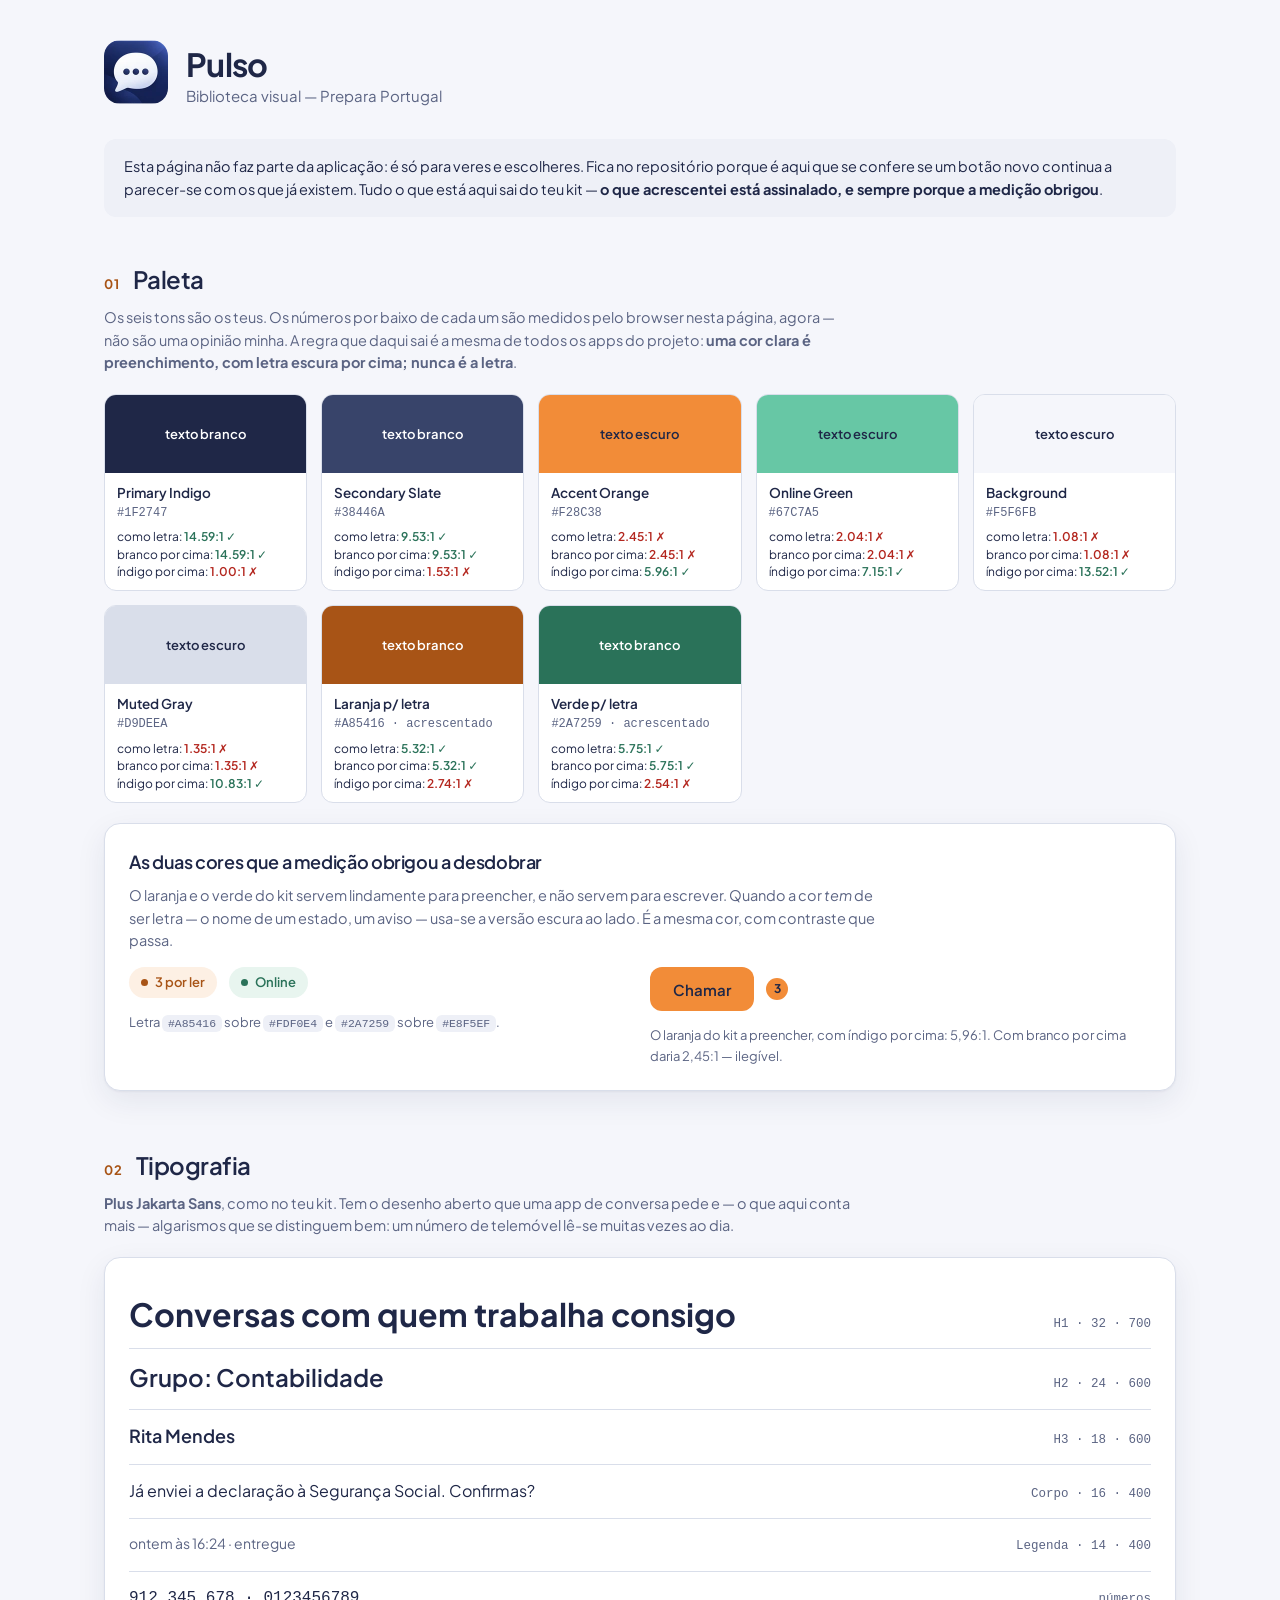
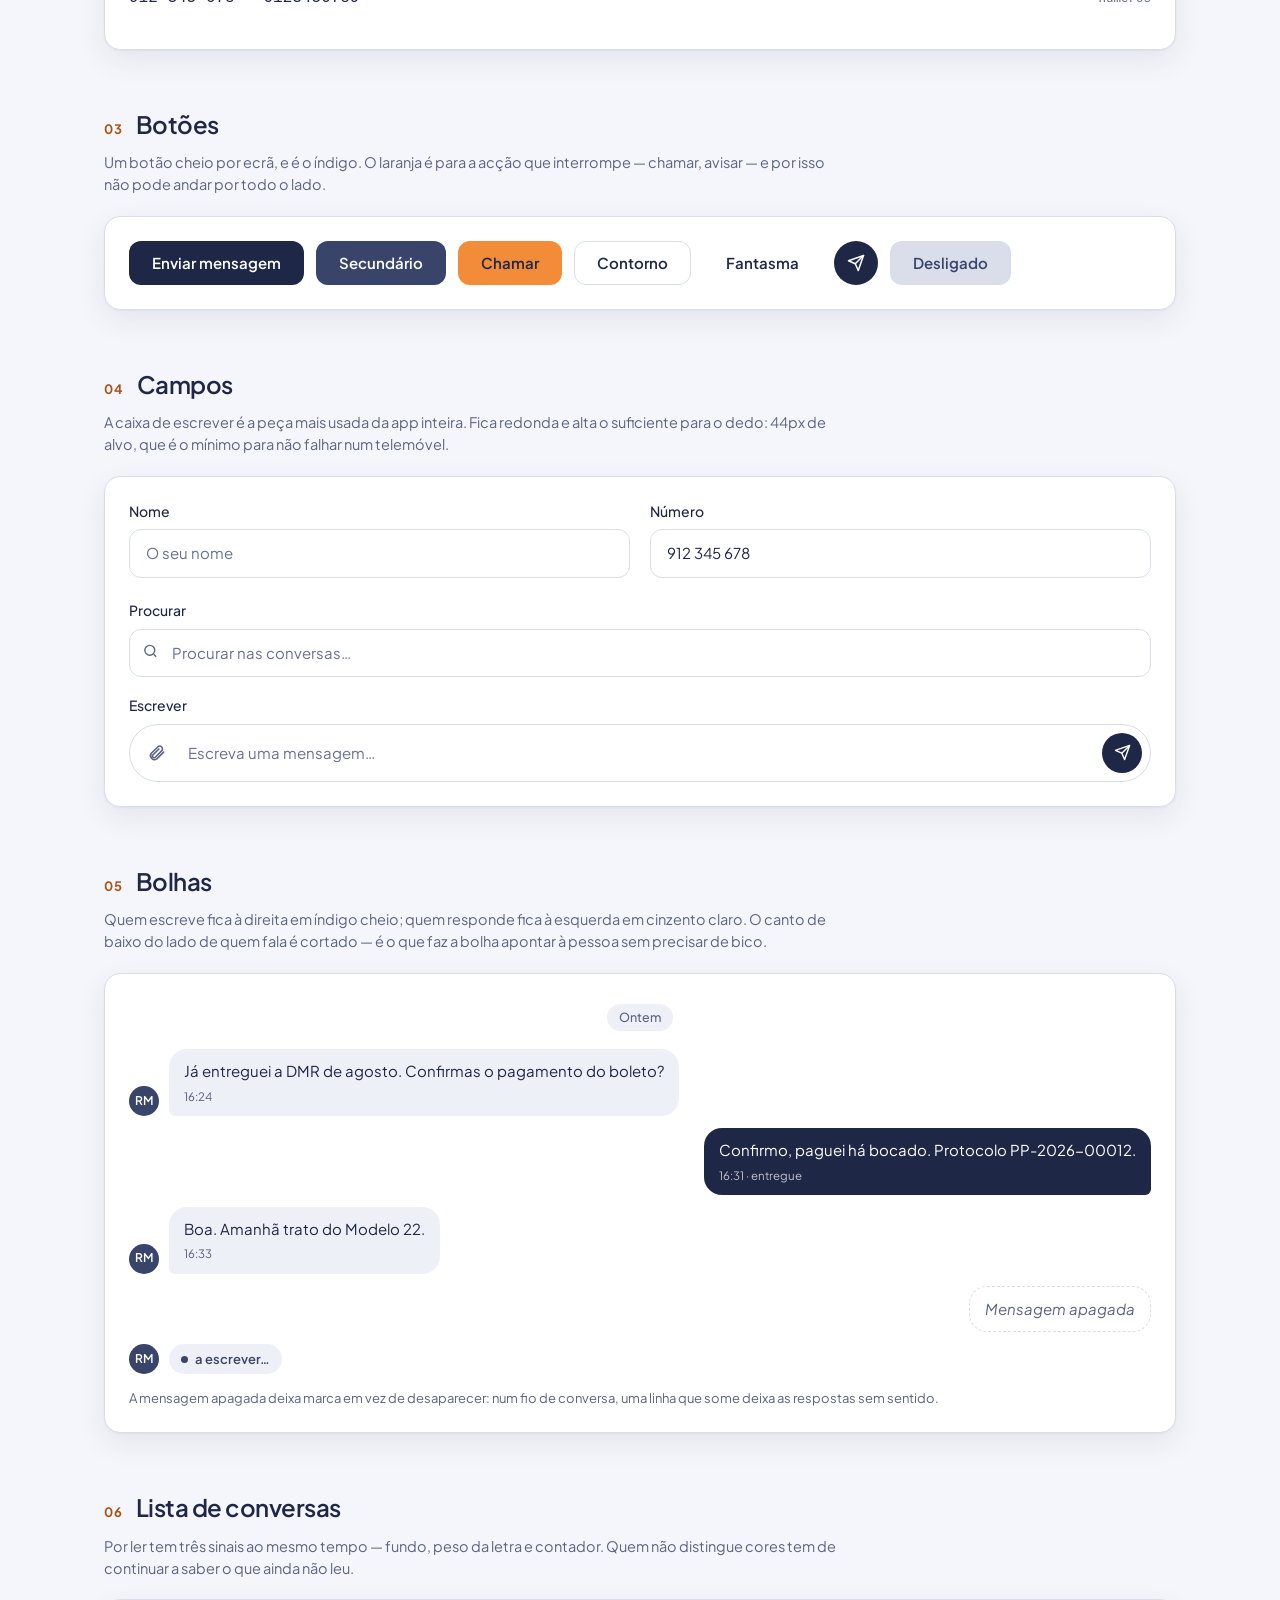
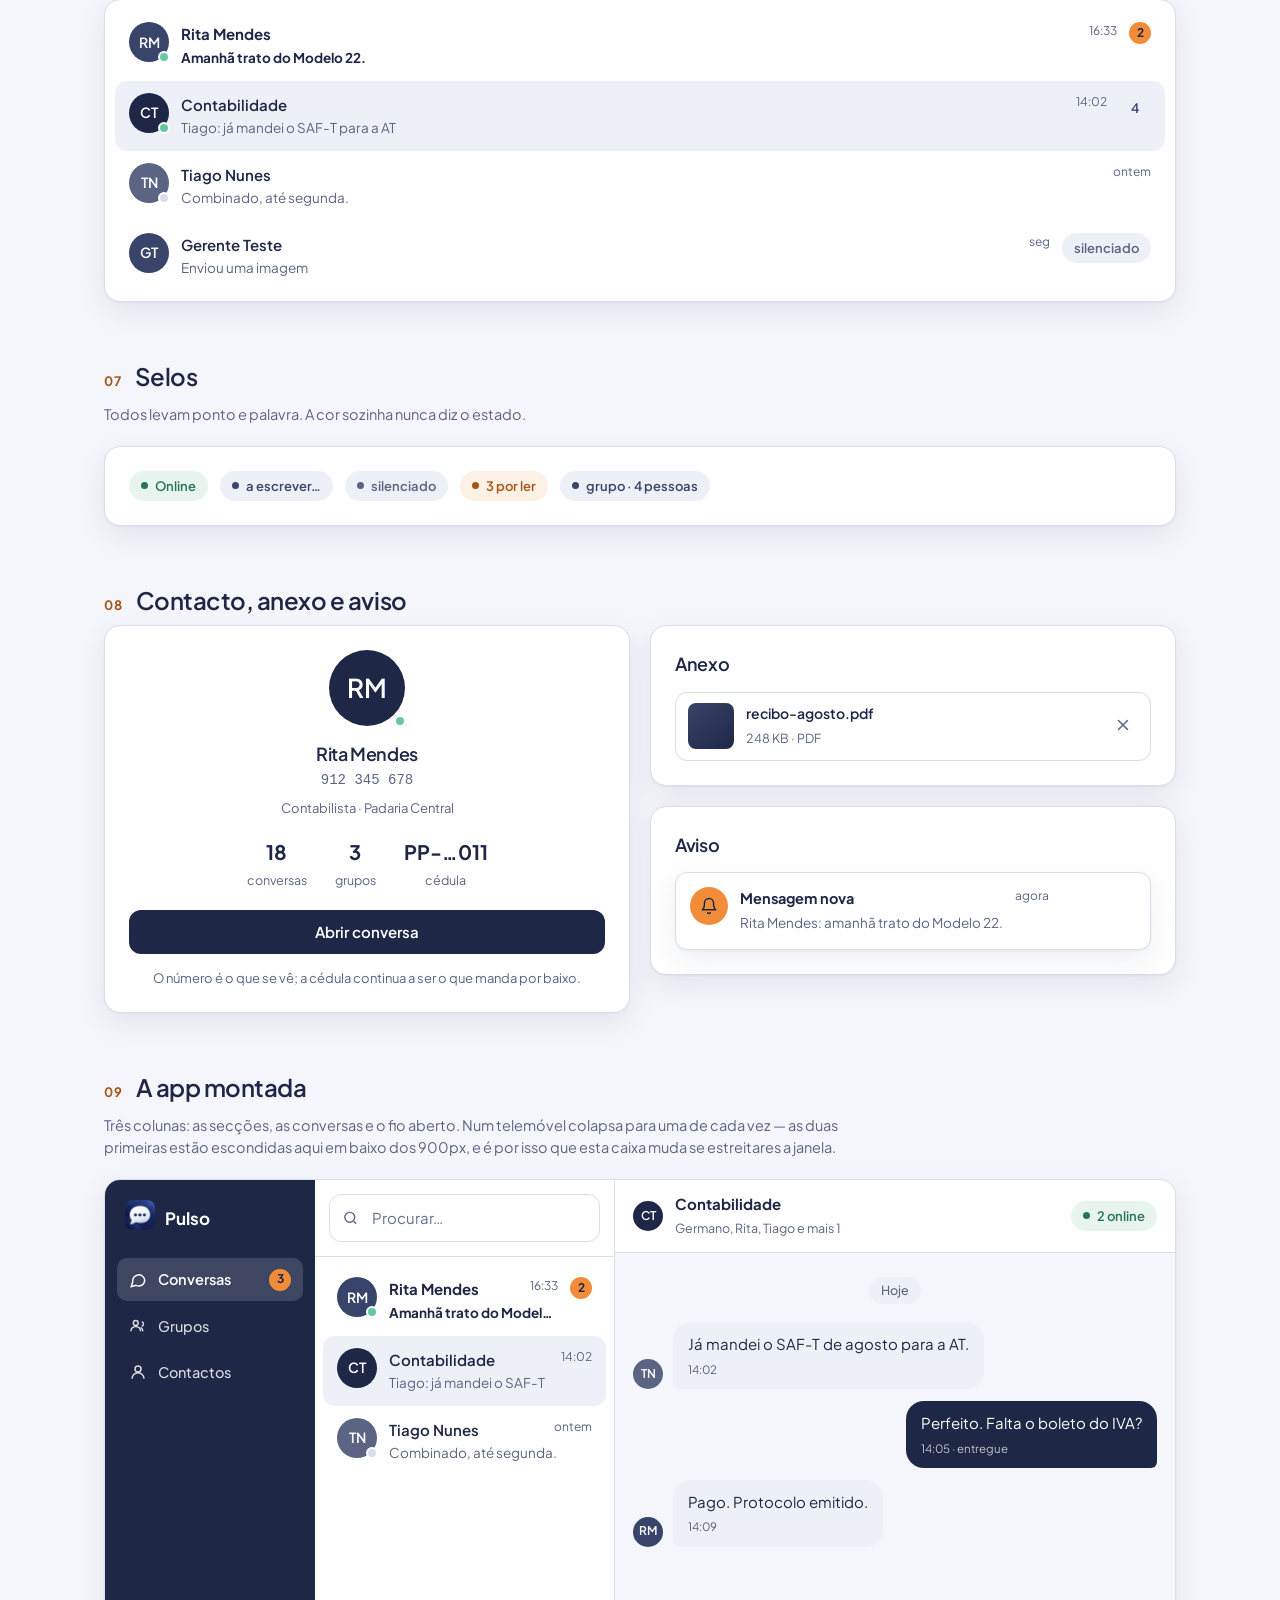
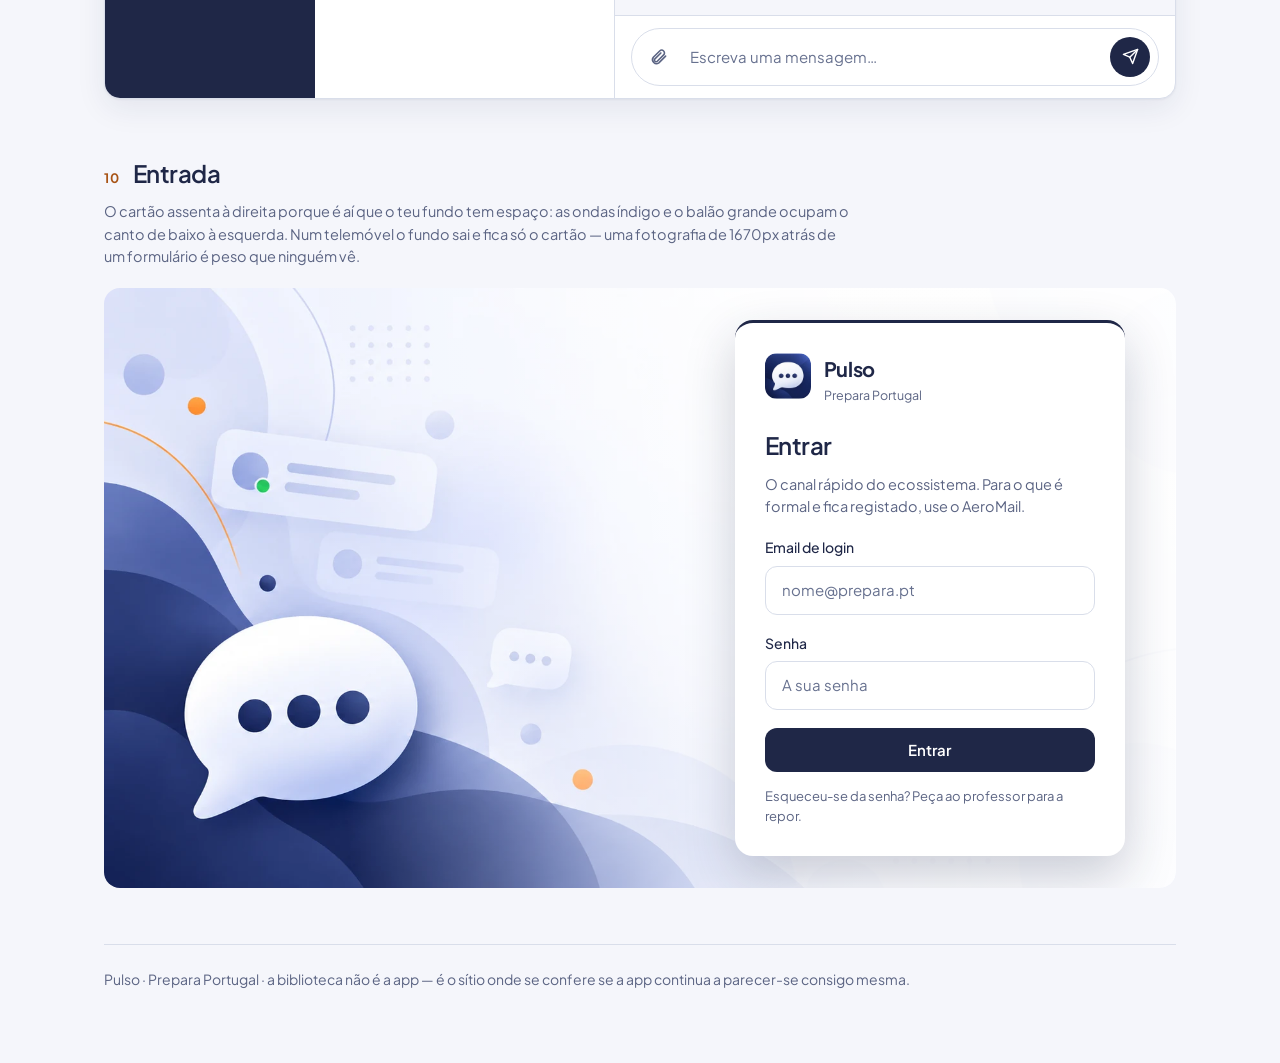
<file: biblioteca.html>
<!DOCTYPE html>
<html lang="pt-PT">
<head>
  <meta charset="UTF-8" />
  <meta name="viewport" content="width=device-width, initial-scale=1.0" />
  <meta name="pu-versao" content="219874c6327f" />
  <title>Pulso — biblioteca</title>
  <link rel="icon" href="favicon-32.png" />
  <link rel="apple-touch-icon" href="apple-touch-icon.png" />
  <link rel="preconnect" href="https://fonts.googleapis.com" />
  <link rel="preconnect" href="https://fonts.gstatic.com" crossorigin />
  <link rel="stylesheet"
        href="https://fonts.googleapis.com/css2?family=Plus+Jakarta+Sans:wght@400;500;600;700;800&display=swap" />

<style>
/* ═══════════════════════════════════════════════════════════════════
   PULSO — biblioteca visual
   Tudo o que esta página mostra sai do kit que o Germano mandou. As
   únicas coisas que acrescentei são as que a medição obrigou, e estão
   assinaladas onde aparecem.
   ═══════════════════════════════════════════════════════════════════ */

:root {
  /* do kit, tal e qual */
  --pu-primaria:   #1F2747;   /* Primary Indigo   */
  --pu-secundaria: #38446A;   /* Secondary Slate  */
  --pu-laranja:    #F28C38;   /* Accent Orange    */
  --pu-verde:      #67C7A5;   /* Online Green     */
  --pu-fundo:      #F5F6FB;   /* Background       */
  --pu-cinza:      #D9DEEA;   /* Muted Gray       */

  /* acrescentados pela medição — ver a secção 01 */
  --pu-laranja-texto: #A85416;
  --pu-verde-texto:   #2A7259;
  --pu-laranja-veu:   #FDF0E4;
  --pu-verde-veu:     #E8F5EF;
  --pu-veu:           #EEF0F7;

  --pu-superficie: #FFFFFF;
  --pu-tinta:      #1F2747;
  --pu-suave:      #5B6483;
  --pu-borda:      #D9DEEA;

  --pu-r: 12px;
  --pu-r-balao: 18px;
  --pu-fonte: "Plus Jakarta Sans", system-ui, -apple-system, "Segoe UI", sans-serif;
  --pu-sombra: 0 1px 2px rgba(31,39,71,.05), 0 10px 30px rgba(31,39,71,.08);
}

*, *::before, *::after { box-sizing: border-box; }
[hidden] { display: none !important; }

body {
  margin: 0; background: var(--pu-fundo); color: var(--pu-tinta);
  font: 400 16px/1.55 var(--pu-fonte); -webkit-font-smoothing: antialiased;
}
h1, h2, h3 { margin: 0; letter-spacing: -.02em; }
h1 { font-size: 32px; font-weight: 700; line-height: 1.15; }
h2 { font-size: 24px; font-weight: 600; }
h3 { font-size: 18px; font-weight: 600; }
p  { margin: 0; }
code { font-family: ui-monospace, "SF Mono", Menlo, monospace; font-size: .88em;
       background: var(--pu-veu); padding: 2px 6px; border-radius: 6px; }

.env { max-width: 1120px; margin: 0 auto; padding: 40px 24px 80px; }

.cabeca { display: flex; align-items: center; gap: 18px; margin-bottom: 8px; }
.cabeca img { width: 64px; height: 64px; border-radius: 16px; }
.cabeca small { display: block; font-size: 15px; font-weight: 400;
                color: var(--pu-suave); letter-spacing: 0; margin-top: 4px; }
.aviso-topo {
  margin: 28px 0 44px; padding: 16px 20px; border-radius: var(--pu-r);
  background: var(--pu-veu); font-size: 14.5px; line-height: 1.6;
}

section { margin-bottom: 56px; }
.rotulo {
  display: flex; align-items: baseline; gap: 12px; margin-bottom: 6px;
}
.rotulo .num {
  font-size: 13px; font-weight: 700; color: var(--pu-laranja-texto);
  letter-spacing: .1em;
}
.nota { color: var(--pu-suave); font-size: 14.5px; margin: 8px 0 20px; max-width: 68ch; }

.cartao {
  background: var(--pu-superficie); border: 1px solid var(--pu-borda);
  border-radius: 16px; padding: 24px; box-shadow: var(--pu-sombra);
}
.grelha { display: grid; gap: 20px; }
@media (min-width: 800px) { .g2 { grid-template-columns: 1fr 1fr; } }

/* ── 01 paleta ───────────────────────────────────────────────────── */
.paleta { display: grid; gap: 14px;
          grid-template-columns: repeat(auto-fill, minmax(168px, 1fr)); }
.cor { border: 1px solid var(--pu-borda); border-radius: 12px; overflow: hidden;
       background: var(--pu-superficie); }
.cor .amostra { height: 78px; display: grid; place-items: center;
                font-size: 13px; font-weight: 600; }
.cor .info { padding: 10px 12px; }
.cor .nome { font-size: 13.5px; font-weight: 600; }
.cor .hex  { font-family: ui-monospace, Menlo, monospace; font-size: 12px;
             color: var(--pu-suave); }
.cor .medida { font-size: 12px; margin-top: 6px; line-height: 1.45; }
.passa { color: var(--pu-verde-texto); font-weight: 600; }
.falha { color: #B3261E; font-weight: 600; }

/* ── 02 tipografia ───────────────────────────────────────────────── */
.tipo-linha { display: flex; align-items: baseline; gap: 20px; flex-wrap: wrap;
              padding: 14px 0; border-bottom: 1px solid var(--pu-borda); }
.tipo-linha:last-child { border-bottom: 0; }
.tipo-linha .spec { margin-left: auto; font-size: 12.5px; color: var(--pu-suave);
                    font-family: ui-monospace, Menlo, monospace; }

/* ── 03 botões ───────────────────────────────────────────────────── */
.botao {
  display: inline-flex; align-items: center; justify-content: center; gap: 8px;
  min-height: 44px; padding: 0 22px; border: 1.5px solid transparent;
  border-radius: var(--pu-r); font: 600 15px/1 var(--pu-fonte);
  cursor: pointer; background: var(--pu-primaria); color: #fff;
  transition: background 120ms ease, border-color 120ms ease;
}
.botao:hover { background: #151B33; }
.botao-2 { background: var(--pu-secundaria); }
.botao-2:hover { background: #2C3555; }
/* O laranja é preenchimento com letra escura por cima — nunca com branco.
   Ver a medição na secção 01. */
.botao-laranja { background: var(--pu-laranja); color: var(--pu-primaria); }
.botao-laranja:hover { background: #E07E28; }
.botao-linha { background: transparent; color: var(--pu-primaria);
               border-color: var(--pu-borda); }
.botao-linha:hover { border-color: var(--pu-primaria); background: var(--pu-veu); }
.botao-fantasma { background: transparent; color: var(--pu-primaria); }
.botao-fantasma:hover { background: var(--pu-veu); }
/* Sem `opacity`. A opacidade não esbate só a letra: esbate o botão
   inteiro, e o branco sobre o índigo esbatido caía para 2,67:1. As
   regras dispensam contraste num controlo desligado, mas um botão que
   não se lê continua a ser um botão que não se lê. Preenchimento cinza
   do kit com letra ardósia: 7,07:1, e continua a parecer desligado. */
.botao:disabled {
  background: var(--pu-cinza); color: var(--pu-secundaria);
  border-color: transparent; cursor: not-allowed;
}
.botao:focus-visible { outline: 2px solid var(--pu-primaria); outline-offset: 2px; }
.botao-redondo { width: 44px; padding: 0; border-radius: 50%; }

/* ── 04 campos ───────────────────────────────────────────────────── */
.campo { margin-bottom: 18px; }
.campo label { display: block; font-size: 14px; font-weight: 500; margin-bottom: 7px; }
.campo input, .campo textarea {
  width: 100%; min-height: 46px; padding: 12px 16px;
  font: 400 15px/1.5 var(--pu-fonte); color: var(--pu-tinta);
  background: #fff; border: 1.5px solid var(--pu-borda); border-radius: var(--pu-r);
}
/* #9AA2BC dava 2,54:1 sobre branco. Um placeholder é texto: diz o que
   se espera que a pessoa escreva, e quem não o lê não sabe o que pôr.
   #67718F dá 4,84:1 e continua visivelmente mais claro do que o valor
   escrito (#1F2747), que é o que o faz ler-se como dica. */
.campo input::placeholder,
.escrever input::placeholder { color: #67718F; opacity: 1; }
.campo input:focus, .campo textarea:focus {
  outline: none; border-color: var(--pu-primaria);
  box-shadow: 0 0 0 3px rgba(31,39,71,.14);
}
.busca { position: relative; }
.busca input { padding-left: 42px; }
.busca svg { position: absolute; left: 13px; top: 50%; transform: translateY(-50%);
             color: var(--pu-suave); }

/* a caixa de escrever, que é a peça mais usada da app */
.escrever {
  display: flex; align-items: center; gap: 10px; padding: 8px;
  background: #fff; border: 1.5px solid var(--pu-borda); border-radius: 999px;
}
.escrever input {
  flex: 1; min-width: 0; border: 0; outline: none; background: transparent;
  font: 400 15px/1.5 var(--pu-fonte); color: var(--pu-tinta); padding: 6px 4px;
}
.escrever .icone-botao {
  display: grid; place-items: center; width: 36px; height: 36px; flex-shrink: 0;
  border: 0; border-radius: 50%; background: transparent;
  color: var(--pu-suave); cursor: pointer;
}
.escrever .icone-botao:hover { background: var(--pu-veu); color: var(--pu-primaria); }
.escrever .enviar { background: var(--pu-primaria); color: #fff; width: 40px; height: 40px; }
.escrever .enviar:hover { background: #151B33; }

/* ── 05 bolhas ───────────────────────────────────────────────────── */
.fio { display: flex; flex-direction: column; gap: 12px; }
.bolha-linha { display: flex; align-items: flex-end; gap: 10px; }
.bolha-linha.minha { flex-direction: row-reverse; }
.bolha {
  max-width: 74%; padding: 11px 15px; border-radius: var(--pu-r-balao);
  font-size: 15px; line-height: 1.5;
}
.bolha .hora { display: block; margin-top: 5px; font-size: 11.5px; opacity: .72; }
/* Recebida: fundo claro, letra escura. */
.bolha-dele { background: var(--pu-veu); color: var(--pu-tinta);
              border-bottom-left-radius: 6px; }
/* Enviada: índigo cheio com branco por cima — 14,6:1, medido. */
.bolha-minha { background: var(--pu-primaria); color: #fff;
               border-bottom-right-radius: 6px; }
.bolha-apagada { background: transparent; border: 1.5px dashed var(--pu-borda);
                 color: var(--pu-suave); font-style: italic; }
.separador-dia { text-align: center; margin: 6px 0; }
.separador-dia span { display: inline-block; padding: 4px 12px; border-radius: 999px;
  background: var(--pu-veu); color: var(--pu-suave); font-size: 12.5px; font-weight: 500; }

/* ── avatar ──────────────────────────────────────────────────────── */
.avatar { width: 40px; height: 40px; border-radius: 50%; display: grid;
          place-items: center; color: #fff; font-weight: 600; font-size: 14px;
          flex-shrink: 0; position: relative; }
.avatar-30 { width: 30px; height: 30px; font-size: 12px; }
.avatar .ponto-estado {
  position: absolute; right: -1px; bottom: -1px; width: 12px; height: 12px;
  border-radius: 50%; border: 2.5px solid #fff;
}
.online  { background: var(--pu-verde); }
.ausente { background: var(--pu-cinza); }

/* ── 06 lista de conversas ───────────────────────────────────────── */
.conversa {
  display: flex; align-items: flex-start; gap: 12px; width: 100%;
  padding: 12px 14px; border: 0; border-radius: var(--pu-r);
  background: transparent; text-align: left; font: inherit; color: inherit;
  cursor: pointer;
}
.conversa:hover { background: var(--pu-fundo); }
.conversa[aria-current="true"] { background: var(--pu-veu); }
.conversa .quem { display: flex; justify-content: space-between; gap: 10px; }
.conversa .nome { font-size: 15px; font-weight: 600; }
.conversa .hora { font-size: 12px; color: var(--pu-suave); white-space: nowrap; }
.conversa .ultima { font-size: 13.5px; color: var(--pu-suave); margin-top: 2px;
  overflow: hidden; text-overflow: ellipsis; white-space: nowrap; }
.conversa[data-por-ler="true"] .nome,
.conversa[data-por-ler="true"] .ultima { font-weight: 700; color: var(--pu-tinta); }

/* O contador por ler é laranja cheio com letra escura por cima: o laranja
   do kit dá 2,45:1 com branco, e um número que não se lê não conta nada. */
.conta {
  min-width: 22px; height: 22px; padding: 0 7px; border-radius: 999px;
  background: var(--pu-laranja); color: var(--pu-primaria);
  font-size: 12px; font-weight: 700; display: grid; place-items: center;
}

/* ── 07 selos ────────────────────────────────────────────────────── */
.selo { display: inline-flex; align-items: center; gap: 7px; padding: 5px 12px;
        border-radius: 999px; font-size: 13px; font-weight: 600; }
.selo .ponto { width: 7px; height: 7px; border-radius: 50%; background: currentColor; }
.selo-online   { background: var(--pu-verde-veu);   color: var(--pu-verde-texto); }
.selo-escreve  { background: var(--pu-veu);         color: var(--pu-secundaria); }
.selo-calado   { background: var(--pu-veu);         color: var(--pu-suave); }
.selo-porler   { background: var(--pu-laranja-veu); color: var(--pu-laranja-texto); }
.selo-grupo    { background: var(--pu-veu);         color: var(--pu-secundaria); }

/* ── 08 cartão de contacto ───────────────────────────────────────── */
.contacto { text-align: center; }
.contacto .avatar { width: 76px; height: 76px; font-size: 26px; margin: 0 auto 14px; }
.contacto .numero { font-family: ui-monospace, Menlo, monospace; font-size: 14px;
                    color: var(--pu-suave); margin-top: 2px; }
.contacto .barras { display: flex; justify-content: center; gap: 28px;
                    margin: 18px 0; }
.contacto .barras b { display: block; font-size: 20px; }
.contacto .barras span { font-size: 12.5px; color: var(--pu-suave); }

/* ── 09 anexo e aviso ────────────────────────────────────────────── */
.anexo { display: flex; align-items: center; gap: 12px; padding: 10px 12px;
         border: 1px solid var(--pu-borda); border-radius: var(--pu-r); }
.anexo .quadro { width: 46px; height: 46px; border-radius: 8px; flex-shrink: 0;
                 background: linear-gradient(140deg, #38446A, #1F2747); }
.anexo .nome { font-size: 14px; font-weight: 600; }
.anexo .peso { font-size: 12.5px; color: var(--pu-suave); }
.torrada { display: flex; align-items: flex-start; gap: 12px; padding: 14px;
           background: #fff; border: 1px solid var(--pu-borda);
           border-radius: var(--pu-r); box-shadow: var(--pu-sombra); }
.torrada .sino { width: 38px; height: 38px; border-radius: 50%; flex-shrink: 0;
                 display: grid; place-items: center;
                 background: var(--pu-laranja); color: var(--pu-primaria); }

/* ── 10 a app montada ────────────────────────────────────────────── */
.app {
  display: grid; grid-template-columns: 210px 300px 1fr; height: 520px;
  border: 1px solid var(--pu-borda); border-radius: 16px; overflow: hidden;
  background: #fff; box-shadow: var(--pu-sombra);
}
.app .lateral { background: var(--pu-primaria); color: #fff; padding: 16px 12px;
                display: flex; flex-direction: column; gap: 4px; }
.app .lateral .marca { display: flex; align-items: center; gap: 10px;
                       padding: 4px 8px 18px; font-weight: 700; font-size: 17px; }
.app .lateral .marca img { width: 30px; height: 30px; border-radius: 8px; }
.app .lateral a { display: flex; align-items: center; gap: 11px; padding: 10px 12px;
  border-radius: 10px; color: rgba(255,255,255,.82); text-decoration: none;
  font-size: 14.5px; font-weight: 500; }
.app .lateral a:hover { background: rgba(255,255,255,.09); color: #fff; }
.app .lateral a[aria-current="page"] { background: rgba(255,255,255,.14); color: #fff;
                                       font-weight: 600; }
.app .lateral .conta { margin-left: auto; }
.app .coluna { border-right: 1px solid var(--pu-borda); display: flex;
               flex-direction: column; min-width: 0; }
.app .coluna .topo { padding: 14px; border-bottom: 1px solid var(--pu-borda); }
.app .coluna .lista { flex: 1; overflow-y: auto; padding: 8px; }
.app .conversa-aberta { display: flex; flex-direction: column; min-width: 0; }
.app .barra { display: flex; align-items: center; gap: 12px; padding: 12px 18px;
              border-bottom: 1px solid var(--pu-borda); }
.app .corpo { flex: 1; overflow-y: auto; padding: 18px; background: var(--pu-fundo); }
.app .pe { padding: 12px 16px; border-top: 1px solid var(--pu-borda); }
@media (max-width: 900px) { .app { grid-template-columns: 1fr; height: auto; }
                            .app .lateral, .app .coluna { display: none; } }

/* ── 11 entrada ──────────────────────────────────────────────────── */
.entrada {
  position: relative; min-height: 460px; display: flex; align-items: center;
  justify-content: flex-end; padding: 32px clamp(16px, 4vw, 56px);
  border-radius: 16px; overflow: hidden;
  background-image: url('web/marca/fundo-entrada.webp');
  background-size: cover; background-position: center left;
}
/* O véu vem da direita porque é aí que o fundo tem espaço: as ondas e o
   balão grande ocupam o canto de baixo à esquerda. */
.entrada::before {
  content: ''; position: absolute; inset: 0;
  background: linear-gradient(265deg,
    rgba(255,255,255,.92) 0%, rgba(255,255,255,.80) 34%,
    rgba(255,255,255,.30) 58%, rgba(255,255,255,0) 78%);
}
.entrada-cartao {
  position: relative; width: 100%; max-width: 390px;
  background: #fff; border-radius: 18px; padding: 30px;
  border-top: 3px solid var(--pu-primaria);
  box-shadow: 0 20px 50px rgba(31,39,71,.22);
}
.entrada-marca { display: flex; align-items: center; gap: 13px; margin-bottom: 22px; }
.entrada-marca img { width: 46px; height: 46px; border-radius: 12px; }
.entrada-marca b { font-size: 20px; letter-spacing: -.02em; }
.entrada-marca small { display: block; font-weight: 400; font-size: 12.5px;
                       color: var(--pu-suave); margin-top: 2px; }

.legenda { font-size: 13px; color: var(--pu-suave); margin-top: 14px; }
.fila { display: flex; align-items: center; gap: 12px; flex-wrap: wrap; }
</style>
</head>
<body>
<div class="env">

  <header>
    <div class="cabeca">
      <picture>
        <source srcset="web/marca/pu-marca.webp" type="image/webp" />
        <img src="web/marca/pu-marca.png" alt="" width="64" height="64" />
      </picture>
      <h1>Pulso<small>Biblioteca visual — Prepara Portugal</small></h1>
    </div>
    <div class="aviso-topo">
      Esta página não faz parte da aplicação: é só para veres e escolheres.
      Fica no repositório porque é aqui que se confere se um botão novo
      continua a parecer-se com os que já existem. Tudo o que está aqui sai do
      teu kit — <b>o que acrescentei está assinalado, e sempre porque a
      medição obrigou</b>.
    </div>
  </header>

  <!-- ══ 01 ═══════════════════════════════════════════════════════════ -->
  <section>
    <div class="rotulo"><span class="num">01</span><h2>Paleta</h2></div>
    <p class="nota">
      Os seis tons são os teus. Os números por baixo de cada um são medidos
      pelo browser nesta página, agora — não são uma opinião minha. A regra
      que daqui sai é a mesma de todos os apps do projeto:
      <b>uma cor clara é preenchimento, com letra escura por cima; nunca é a
      letra</b>.
    </p>
    <div class="paleta" id="paleta"></div>

    <div class="cartao" style="margin-top:20px">
      <h3>As duas cores que a medição obrigou a desdobrar</h3>
      <p class="nota" style="margin-bottom:16px">
        O laranja e o verde do kit servem lindamente para preencher, e não
        servem para escrever. Quando a cor <i>tem</i> de ser letra — o nome de
        um estado, um aviso — usa-se a versão escura ao lado. É a mesma cor,
        com contraste que passa.
      </p>
      <div class="grelha g2">
        <div>
          <div class="fila" style="margin-bottom:10px">
            <span class="selo selo-porler"><span class="ponto"></span>3 por ler</span>
            <span class="selo selo-online"><span class="ponto"></span>Online</span>
          </div>
          <p class="legenda">
            Letra <code>#A85416</code> sobre <code>#FDF0E4</code> e
            <code>#2A7259</code> sobre <code>#E8F5EF</code>.
          </p>
        </div>
        <div>
          <div class="fila" style="margin-bottom:10px">
            <button class="botao botao-laranja">Chamar</button>
            <span class="conta">3</span>
          </div>
          <p class="legenda">
            O laranja do kit a preencher, com índigo por cima: 5,96:1.
            Com branco por cima daria 2,45:1 — ilegível.
          </p>
        </div>
      </div>
    </div>
  </section>

  <!-- ══ 02 ═══════════════════════════════════════════════════════════ -->
  <section>
    <div class="rotulo"><span class="num">02</span><h2>Tipografia</h2></div>
    <p class="nota">
      <b>Plus Jakarta Sans</b>, como no teu kit. Tem o desenho aberto que uma
      app de conversa pede e — o que aqui conta mais — algarismos que se
      distinguem bem: um número de telemóvel lê-se muitas vezes ao dia.
    </p>
    <div class="cartao">
      <div class="tipo-linha"><span style="font:700 32px/1.15 var(--pu-fonte)">Conversas com quem trabalha consigo</span><span class="spec">H1 · 32 · 700</span></div>
      <div class="tipo-linha"><span style="font:600 24px/1.2 var(--pu-fonte)">Grupo: Contabilidade</span><span class="spec">H2 · 24 · 600</span></div>
      <div class="tipo-linha"><span style="font:600 18px/1.3 var(--pu-fonte)">Rita Mendes</span><span class="spec">H3 · 18 · 600</span></div>
      <div class="tipo-linha"><span style="font:400 16px/1.55 var(--pu-fonte)">Já enviei a declaração à Segurança Social. Confirmas?</span><span class="spec">Corpo · 16 · 400</span></div>
      <div class="tipo-linha"><span style="font:400 14px/1.5 var(--pu-fonte);color:var(--pu-suave)">ontem às 16:24 · entregue</span><span class="spec">Legenda · 14 · 400</span></div>
      <div class="tipo-linha"><span style="font-family:ui-monospace,Menlo,monospace;font-size:16px">912 345 678 · 0123456789</span><span class="spec">números</span></div>
    </div>
  </section>

  <!-- ══ 03 ═══════════════════════════════════════════════════════════ -->
  <section>
    <div class="rotulo"><span class="num">03</span><h2>Botões</h2></div>
    <p class="nota">
      Um botão cheio por ecrã, e é o índigo. O laranja é para a acção que
      interrompe — chamar, avisar — e por isso não pode andar por todo o lado.
    </p>
    <div class="cartao fila">
      <button class="botao">Enviar mensagem</button>
      <button class="botao botao-2">Secundário</button>
      <button class="botao botao-laranja">Chamar</button>
      <button class="botao botao-linha">Contorno</button>
      <button class="botao botao-fantasma">Fantasma</button>
      <button class="botao botao-redondo" aria-label="Enviar">
        <svg width="18" height="18" viewBox="0 0 24 24" fill="none" stroke="currentColor"
             stroke-width="2" stroke-linecap="round" stroke-linejoin="round" aria-hidden="true">
          <path d="M22 2 11 13" /><path d="M22 2 15 22l-4-9-9-4z" />
        </svg>
      </button>
      <button class="botao" disabled>Desligado</button>
    </div>
  </section>

  <!-- ══ 04 ═══════════════════════════════════════════════════════════ -->
  <section>
    <div class="rotulo"><span class="num">04</span><h2>Campos</h2></div>
    <p class="nota">
      A caixa de escrever é a peça mais usada da app inteira. Fica redonda e
      alta o suficiente para o dedo: 44px de alvo, que é o mínimo para não
      falhar num telemóvel.
    </p>
    <div class="cartao">
      <div class="grelha g2" style="margin-bottom:22px">
        <div class="campo" style="margin:0">
          <label for="d-nome">Nome</label>
          <input id="d-nome" placeholder="O seu nome" />
        </div>
        <div class="campo" style="margin:0">
          <label for="d-num">Número</label>
          <input id="d-num" value="912 345 678" />
        </div>
      </div>

      <div class="campo busca">
        <label for="d-busca">Procurar</label>
        <svg width="17" height="17" viewBox="0 0 24 24" fill="none" stroke="currentColor"
             stroke-width="2" aria-hidden="true" style="top:calc(50% + 12px)">
          <circle cx="11" cy="11" r="7" /><path d="m20 20-3.5-3.5" />
        </svg>
        <input id="d-busca" placeholder="Procurar nas conversas…" />
      </div>

      <label class="campo" style="margin:0" for="d-msg">
        <span style="display:block;font-size:14px;font-weight:500;margin-bottom:7px">Escrever</span>
      </label>
      <div class="escrever">
        <button class="icone-botao" aria-label="Anexar">
          <svg width="19" height="19" viewBox="0 0 24 24" fill="none" stroke="currentColor"
               stroke-width="2" stroke-linecap="round" aria-hidden="true">
            <path d="M21 11.5 12.5 20a5 5 0 0 1-7-7l8-8a3.5 3.5 0 0 1 5 5l-8 8a2 2 0 0 1-3-3l7.5-7.5" />
          </svg>
        </button>
        <input id="d-msg" placeholder="Escreva uma mensagem…" />
        <button class="icone-botao enviar" aria-label="Enviar">
          <svg width="17" height="17" viewBox="0 0 24 24" fill="none" stroke="currentColor"
               stroke-width="2" stroke-linecap="round" stroke-linejoin="round" aria-hidden="true">
            <path d="M22 2 11 13" /><path d="M22 2 15 22l-4-9-9-4z" />
          </svg>
        </button>
      </div>
    </div>
  </section>

  <!-- ══ 05 ═══════════════════════════════════════════════════════════ -->
  <section>
    <div class="rotulo"><span class="num">05</span><h2>Bolhas</h2></div>
    <p class="nota">
      Quem escreve fica à direita em índigo cheio; quem responde fica à
      esquerda em cinzento claro. O canto de baixo do lado de quem fala é
      cortado — é o que faz a bolha apontar à pessoa sem precisar de bico.
    </p>
    <div class="cartao">
      <div class="fio">
        <div class="separador-dia"><span>Ontem</span></div>

        <div class="bolha-linha">
          <span class="avatar avatar-30" style="background:#38446A">RM</span>
          <div class="bolha bolha-dele">
            Já entreguei a DMR de agosto. Confirmas o pagamento do boleto?
            <span class="hora">16:24</span>
          </div>
        </div>

        <div class="bolha-linha minha">
          <div class="bolha bolha-minha">
            Confirmo, paguei há bocado. Protocolo PP-2026-00012.
            <span class="hora">16:31 · entregue</span>
          </div>
        </div>

        <div class="bolha-linha">
          <span class="avatar avatar-30" style="background:#38446A">RM</span>
          <div class="bolha bolha-dele">
            Boa. Amanhã trato do Modelo 22.
            <span class="hora">16:33</span>
          </div>
        </div>

        <div class="bolha-linha minha">
          <div class="bolha bolha-apagada">Mensagem apagada</div>
        </div>

        <div class="bolha-linha">
          <span class="avatar avatar-30" style="background:#38446A">RM</span>
          <span class="selo selo-escreve"><span class="ponto"></span>a escrever…</span>
        </div>
      </div>
      <p class="legenda">
        A mensagem apagada deixa marca em vez de desaparecer: num fio de
        conversa, uma linha que some deixa as respostas sem sentido.
      </p>
    </div>
  </section>

  <!-- ══ 06 ═══════════════════════════════════════════════════════════ -->
  <section>
    <div class="rotulo"><span class="num">06</span><h2>Lista de conversas</h2></div>
    <p class="nota">
      Por ler tem três sinais ao mesmo tempo — fundo, peso da letra e
      contador. Quem não distingue cores tem de continuar a saber o que
      ainda não leu.
    </p>
    <div class="cartao" style="padding:10px">
      <button class="conversa" data-por-ler="true">
        <span class="avatar" style="background:#38446A">RM<span class="ponto-estado online"></span></span>
        <span style="flex:1;min-width:0">
          <span class="quem"><span class="nome">Rita Mendes</span><span class="hora">16:33</span></span>
          <span class="ultima" style="display:block">Amanhã trato do Modelo 22.</span>
        </span>
        <span class="conta">2</span>
      </button>

      <button class="conversa" aria-current="true">
        <span class="avatar" style="background:#1F2747">CT<span class="ponto-estado online"></span></span>
        <span style="flex:1;min-width:0">
          <span class="quem"><span class="nome">Contabilidade</span><span class="hora">14:02</span></span>
          <span class="ultima" style="display:block">Tiago: já mandei o SAF-T para a AT</span>
        </span>
        <span class="selo selo-grupo">4</span>
      </button>

      <button class="conversa">
        <span class="avatar" style="background:#5B6483">TN<span class="ponto-estado ausente"></span></span>
        <span style="flex:1;min-width:0">
          <span class="quem"><span class="nome">Tiago Nunes</span><span class="hora">ontem</span></span>
          <span class="ultima" style="display:block">Combinado, até segunda.</span>
        </span>
      </button>

      <button class="conversa">
        <span class="avatar" style="background:#38446A">GT</span>
        <span style="flex:1;min-width:0">
          <span class="quem"><span class="nome">Gerente Teste</span><span class="hora">seg</span></span>
          <span class="ultima" style="display:block">Enviou uma imagem</span>
        </span>
        <span class="selo selo-calado">silenciado</span>
      </button>
    </div>
  </section>

  <!-- ══ 07 ═══════════════════════════════════════════════════════════ -->
  <section>
    <div class="rotulo"><span class="num">07</span><h2>Selos</h2></div>
    <p class="nota">
      Todos levam ponto <i>e</i> palavra. A cor sozinha nunca diz o estado.
    </p>
    <div class="cartao fila">
      <span class="selo selo-online"><span class="ponto"></span>Online</span>
      <span class="selo selo-escreve"><span class="ponto"></span>a escrever…</span>
      <span class="selo selo-calado"><span class="ponto"></span>silenciado</span>
      <span class="selo selo-porler"><span class="ponto"></span>3 por ler</span>
      <span class="selo selo-grupo"><span class="ponto"></span>grupo · 4 pessoas</span>
    </div>
  </section>

  <!-- ══ 08 ═══════════════════════════════════════════════════════════ -->
  <section>
    <div class="rotulo"><span class="num">08</span><h2>Contacto, anexo e aviso</h2></div>
    <div class="grelha g2">
      <div class="cartao contacto">
        <span class="avatar" style="background:#1F2747">RM<span class="ponto-estado online"></span></span>
        <h3>Rita Mendes</h3>
        <p class="numero">912 345 678</p>
        <p class="legenda" style="margin-top:6px">Contabilista · Padaria Central</p>
        <div class="barras">
          <div><b>18</b><span>conversas</span></div>
          <div><b>3</b><span>grupos</span></div>
          <div><b>PP-…011</b><span>cédula</span></div>
        </div>
        <button class="botao" style="width:100%">Abrir conversa</button>
        <p class="legenda">
          O número é o que se vê; a cédula continua a ser o que manda por baixo.
        </p>
      </div>

      <div class="grelha" style="align-content:start">
        <div class="cartao">
          <h3 style="margin-bottom:14px">Anexo</h3>
          <div class="anexo">
            <span class="quadro"></span>
            <span style="flex:1;min-width:0">
              <span class="nome" style="display:block">recibo-agosto.pdf</span>
              <span class="peso">248 KB · PDF</span>
            </span>
            <button class="icone-botao" style="background:transparent;border:0;cursor:pointer;color:var(--pu-suave)" aria-label="Tirar">
              <svg width="18" height="18" viewBox="0 0 24 24" fill="none" stroke="currentColor"
                   stroke-width="2" stroke-linecap="round" aria-hidden="true">
                <path d="M6 6 18 18M18 6 6 18" />
              </svg>
            </button>
          </div>
        </div>

        <div class="cartao">
          <h3 style="margin-bottom:14px">Aviso</h3>
          <div class="torrada">
            <span class="sino">
              <svg width="18" height="18" viewBox="0 0 24 24" fill="none" stroke="currentColor"
                   stroke-width="2" stroke-linecap="round" stroke-linejoin="round" aria-hidden="true">
                <path d="M18 8a6 6 0 1 0-12 0c0 7-3 9-3 9h18s-3-2-3-9" /><path d="M13.7 21a2 2 0 0 1-3.4 0" />
              </svg>
            </span>
            <span>
              <b style="display:block;font-size:14.5px">Mensagem nova</b>
              <span style="font-size:13.5px;color:var(--pu-suave)">Rita Mendes: amanhã trato do Modelo 22.</span>
            </span>
            <span class="hora" style="font-size:12px;color:var(--pu-suave)">agora</span>
          </div>
        </div>
      </div>
    </div>
  </section>

  <!-- ══ 09 ═══════════════════════════════════════════════════════════ -->
  <section>
    <div class="rotulo"><span class="num">09</span><h2>A app montada</h2></div>
    <p class="nota">
      Três colunas: as secções, as conversas e o fio aberto. Num telemóvel
      colapsa para uma de cada vez — as duas primeiras estão escondidas aqui
      em baixo dos 900px, e é por isso que esta caixa muda se estreitares a
      janela.
    </p>
    <div class="app">
      <aside class="lateral">
        <div class="marca">
          <picture>
            <source srcset="web/marca/pu-marca.webp" type="image/webp" />
            <img src="web/marca/pu-marca.png" alt="" width="30" height="30" />
          </picture>
          Pulso
        </div>
        <a href="#" aria-current="page">
          <svg width="18" height="18" viewBox="0 0 24 24" fill="none" stroke="currentColor" stroke-width="2" aria-hidden="true"><path d="M21 12a8 8 0 0 1-11.6 7.1L3 21l1.9-6.4A8 8 0 1 1 21 12z"/></svg>
          Conversas <span class="conta">3</span>
        </a>
        <a href="#">
          <svg width="18" height="18" viewBox="0 0 24 24" fill="none" stroke="currentColor" stroke-width="2" aria-hidden="true"><circle cx="9" cy="8" r="3.2"/><path d="M2.5 19a6.5 6.5 0 0 1 13 0"/><path d="M17 6.2a3.2 3.2 0 0 1 0 6.1M18.5 19a6 6 0 0 0-3-5.2"/></svg>
          Grupos
        </a>
        <a href="#">
          <svg width="18" height="18" viewBox="0 0 24 24" fill="none" stroke="currentColor" stroke-width="2" aria-hidden="true"><circle cx="12" cy="8" r="4"/><path d="M4 21a8 8 0 0 1 16 0"/></svg>
          Contactos
        </a>
      </aside>

      <div class="coluna">
        <div class="topo">
          <div class="campo busca" style="margin:0">
            <svg width="17" height="17" viewBox="0 0 24 24" fill="none" stroke="currentColor" stroke-width="2" aria-hidden="true"><circle cx="11" cy="11" r="7"/><path d="m20 20-3.5-3.5"/></svg>
            <input placeholder="Procurar…" aria-label="Procurar" />
          </div>
        </div>
        <div class="lista">
          <button class="conversa" data-por-ler="true">
            <span class="avatar" style="background:#38446A">RM<span class="ponto-estado online"></span></span>
            <span style="flex:1;min-width:0">
              <span class="quem"><span class="nome">Rita Mendes</span><span class="hora">16:33</span></span>
              <span class="ultima" style="display:block">Amanhã trato do Modelo 22.</span>
            </span>
            <span class="conta">2</span>
          </button>
          <button class="conversa" aria-current="true">
            <span class="avatar" style="background:#1F2747">CT</span>
            <span style="flex:1;min-width:0">
              <span class="quem"><span class="nome">Contabilidade</span><span class="hora">14:02</span></span>
              <span class="ultima" style="display:block">Tiago: já mandei o SAF-T</span>
            </span>
          </button>
          <button class="conversa">
            <span class="avatar" style="background:#5B6483">TN<span class="ponto-estado ausente"></span></span>
            <span style="flex:1;min-width:0">
              <span class="quem"><span class="nome">Tiago Nunes</span><span class="hora">ontem</span></span>
              <span class="ultima" style="display:block">Combinado, até segunda.</span>
            </span>
          </button>
        </div>
      </div>

      <div class="conversa-aberta">
        <div class="barra">
          <span class="avatar avatar-30" style="background:#1F2747">CT</span>
          <span style="flex:1;min-width:0">
            <b style="display:block;font-size:15px">Contabilidade</b>
            <span style="font-size:12.5px;color:var(--pu-suave)">Germano, Rita, Tiago e mais 1</span>
          </span>
          <span class="selo selo-online"><span class="ponto"></span>2 online</span>
        </div>
        <div class="corpo">
          <div class="fio">
            <div class="separador-dia"><span>Hoje</span></div>
            <div class="bolha-linha">
              <span class="avatar avatar-30" style="background:#5B6483">TN</span>
              <div class="bolha bolha-dele">
                Já mandei o SAF-T de agosto para a AT.
                <span class="hora">14:02</span>
              </div>
            </div>
            <div class="bolha-linha minha">
              <div class="bolha bolha-minha">
                Perfeito. Falta o boleto do IVA?
                <span class="hora">14:05 · entregue</span>
              </div>
            </div>
            <div class="bolha-linha">
              <span class="avatar avatar-30" style="background:#38446A">RM</span>
              <div class="bolha bolha-dele">
                Pago. Protocolo emitido.
                <span class="hora">14:09</span>
              </div>
            </div>
          </div>
        </div>
        <div class="pe">
          <div class="escrever">
            <button class="icone-botao" aria-label="Anexar">
              <svg width="19" height="19" viewBox="0 0 24 24" fill="none" stroke="currentColor" stroke-width="2" stroke-linecap="round" aria-hidden="true"><path d="M21 11.5 12.5 20a5 5 0 0 1-7-7l8-8a3.5 3.5 0 0 1 5 5l-8 8a2 2 0 0 1-3-3l7.5-7.5"/></svg>
            </button>
            <input placeholder="Escreva uma mensagem…" aria-label="Escrever" />
            <button class="icone-botao enviar" aria-label="Enviar">
              <svg width="17" height="17" viewBox="0 0 24 24" fill="none" stroke="currentColor" stroke-width="2" stroke-linecap="round" stroke-linejoin="round" aria-hidden="true"><path d="M22 2 11 13"/><path d="M22 2 15 22l-4-9-9-4z"/></svg>
            </button>
          </div>
        </div>
      </div>
    </div>
  </section>

  <!-- ══ 10 ═══════════════════════════════════════════════════════════ -->
  <section>
    <div class="rotulo"><span class="num">10</span><h2>Entrada</h2></div>
    <p class="nota">
      O cartão assenta à direita porque é aí que o teu fundo tem espaço: as
      ondas índigo e o balão grande ocupam o canto de baixo à esquerda. Num
      telemóvel o fundo sai e fica só o cartão — uma fotografia de 1670px
      atrás de um formulário é peso que ninguém vê.
    </p>
    <div class="entrada">
      <div class="entrada-cartao">
        <div class="entrada-marca">
          <picture>
            <source srcset="web/marca/pu-marca.webp" type="image/webp" />
            <img src="web/marca/pu-marca.png" alt="" width="46" height="46" />
          </picture>
          <span><b>Pulso</b><small>Prepara Portugal</small></span>
        </div>
        <h2 style="margin-bottom:8px">Entrar</h2>
        <p style="font-size:14.5px;color:var(--pu-suave);margin-bottom:20px">
          O canal rápido do ecossistema. Para o que é formal e fica registado,
          use o AeroMail.
        </p>
        <div class="campo">
          <label for="d-email">Email de login</label>
          <input id="d-email" type="email" placeholder="nome@prepara.pt" />
        </div>
        <div class="campo">
          <label for="d-senha">Senha</label>
          <input id="d-senha" type="password" placeholder="A sua senha" />
        </div>
        <button class="botao" style="width:100%">Entrar</button>
        <p class="legenda">Esqueceu-se da senha? Peça ao professor para a repor.</p>
      </div>
    </div>
  </section>

  <footer style="border-top:1px solid var(--pu-borda);padding-top:24px;color:var(--pu-suave);font-size:14px">
    Pulso · Prepara Portugal · a biblioteca não é a app — é o sítio onde se
    confere se a app continua a parecer-se consigo mesma.
  </footer>
</div>

<script>
// A paleta mede-se aqui, no browser, e não numa folha de cálculo à parte:
// se um dia alguém trocar um hex, o número ao lado muda sozinho e denuncia.
const CORES = [
  ['Primary Indigo',   '#1F2747', 'do kit'],
  ['Secondary Slate',  '#38446A', 'do kit'],
  ['Accent Orange',    '#F28C38', 'do kit'],
  ['Online Green',     '#67C7A5', 'do kit'],
  ['Background',       '#F5F6FB', 'do kit'],
  ['Muted Gray',       '#D9DEEA', 'do kit'],
  ['Laranja p/ letra', '#A85416', 'acrescentado'],
  ['Verde p/ letra',   '#2A7259', 'acrescentado'],
];

function luminancia(hex) {
  const c = [1, 3, 5].map((i) => parseInt(hex.substr(i, 2), 16) / 255)
    .map((v) => (v <= 0.03928 ? v / 12.92 : Math.pow((v + 0.055) / 1.055, 2.4)));
  return 0.2126 * c[0] + 0.7152 * c[1] + 0.0722 * c[2];
}
function contraste(a, b) {
  const l1 = luminancia(a), l2 = luminancia(b);
  const [x, y] = l1 > l2 ? [l1, l2] : [l2, l1];
  return (x + 0.05) / (y + 0.05);
}
function marca(v) {
  const n = v.toFixed(2) + ':1';
  return v >= 4.5 ? `<span class="passa">${n} ✓</span>`
                  : `<span class="falha">${n} ✗</span>`;
}

document.getElementById('paleta').innerHTML = CORES.map(([nome, hex, origem]) => {
  const comoLetra = contraste(hex, '#FFFFFF');       // a cor a escrever em branco
  const brancoEmCima = contraste('#FFFFFF', hex);    // branco por cima da cor
  const escuroEmCima = contraste('#1F2747', hex);    // índigo por cima da cor
  // Qual das duas letras ganha, e não um limiar de luminância inventado: o
  // laranja do kit tem luminância 0,38 — abaixo de qualquer limiar razoável
  // — e mesmo assim precisa de letra escura. A pergunta certa não é "esta
  // cor é clara?", é "qual das duas se lê melhor por cima dela?".
  const usarEscuro = escuroEmCima > brancoEmCima;
  return `
    <div class="cor">
      <div class="amostra" style="background:${hex};color:${usarEscuro ? '#1F2747' : '#fff'}">
        ${usarEscuro ? 'texto escuro' : 'texto branco'}
      </div>
      <div class="info">
        <div class="nome">${nome}</div>
        <div class="hex">${hex}${origem === 'acrescentado' ? ' · acrescentado' : ''}</div>
        <div class="medida">
          como letra: ${marca(comoLetra)}<br />
          branco por cima: ${marca(brancoEmCima)}<br />
          índigo por cima: ${marca(escuroEmCima)}
        </div>
      </div>
    </div>`;
}).join('');
</script>
</body>
</html>
</file>
